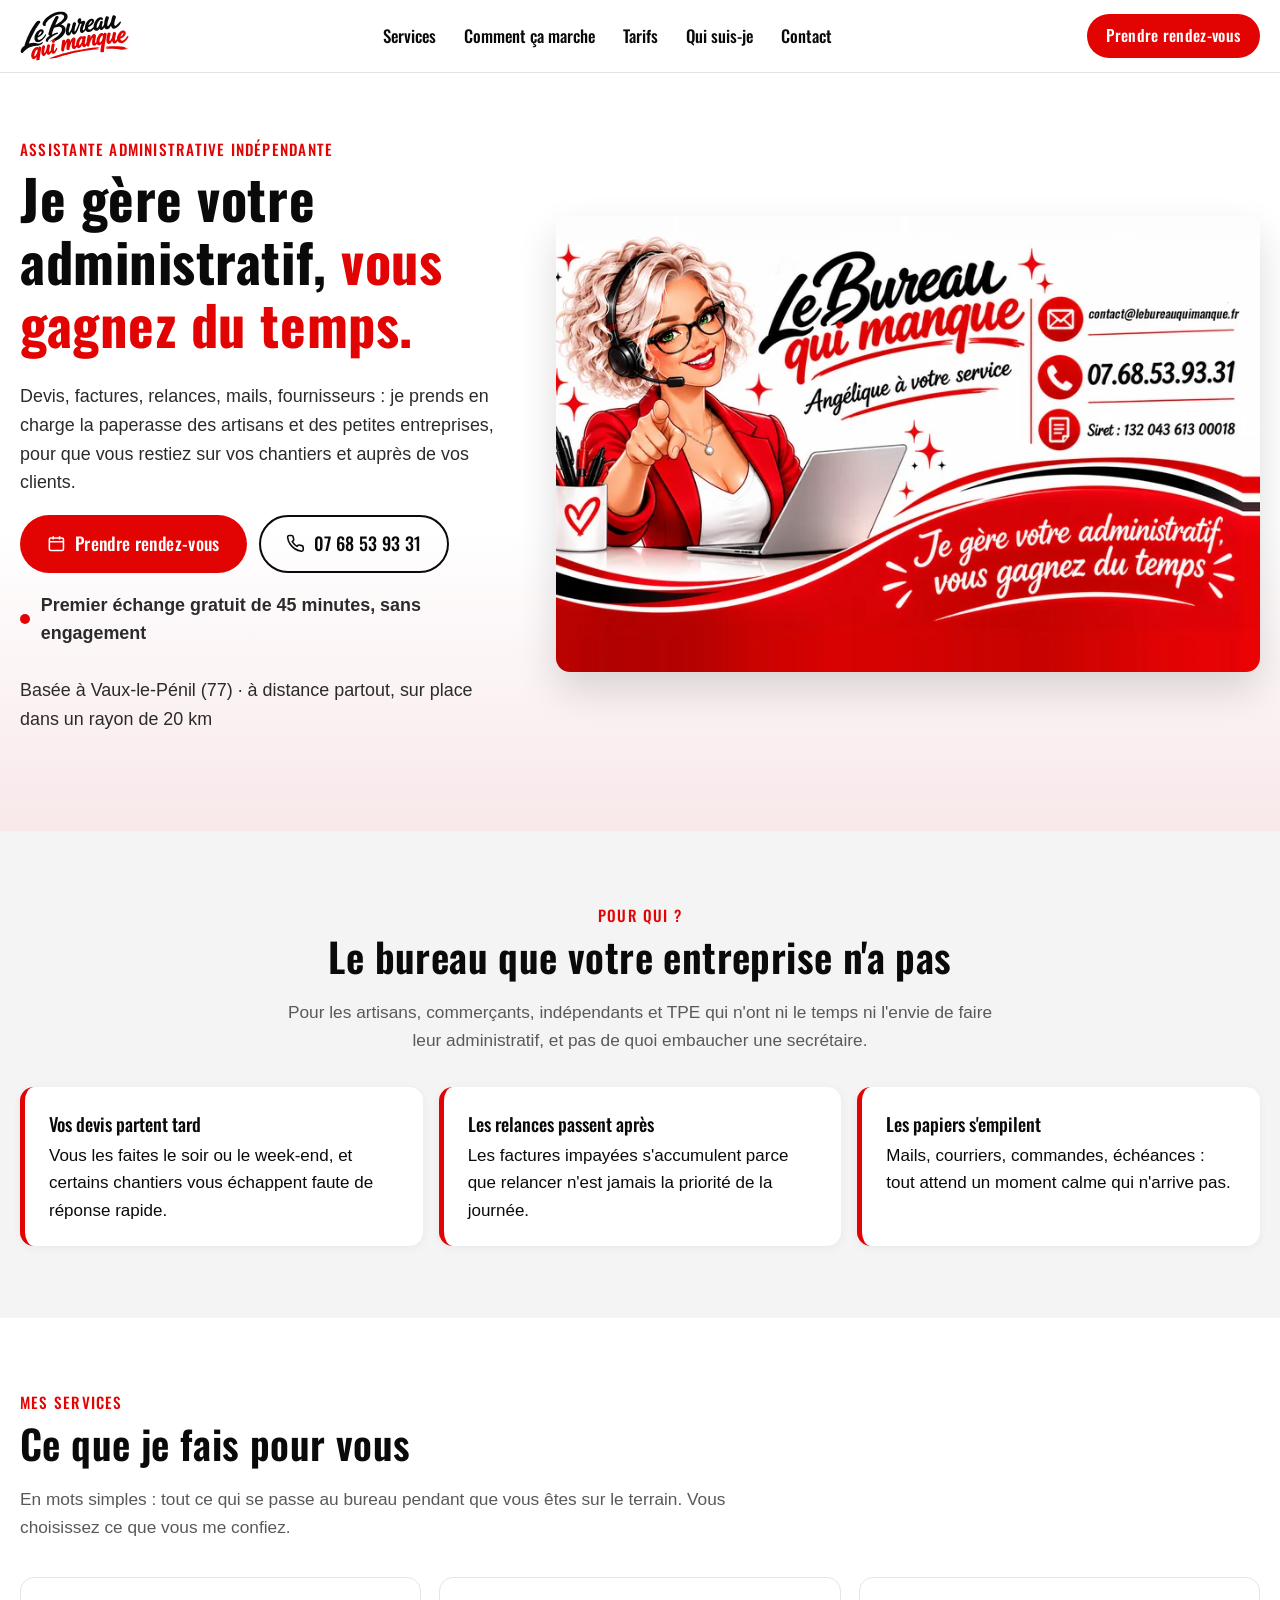
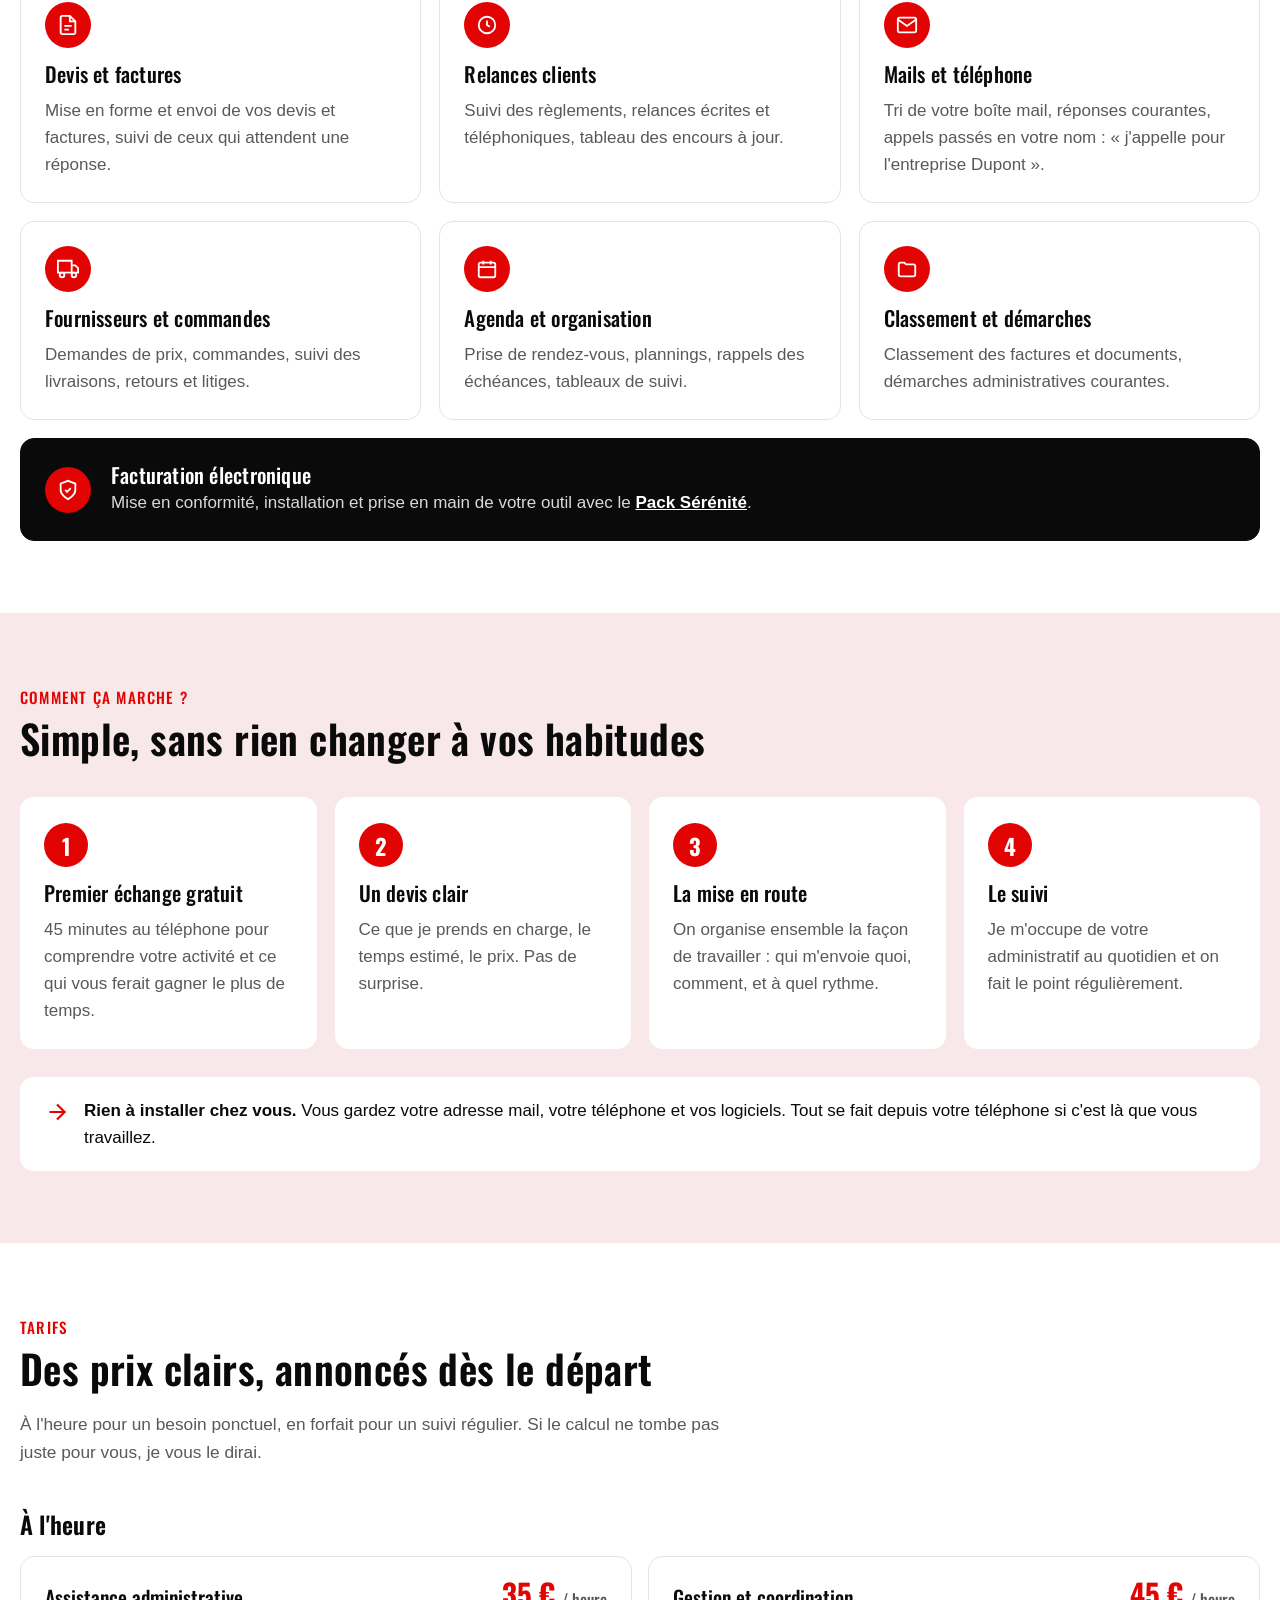
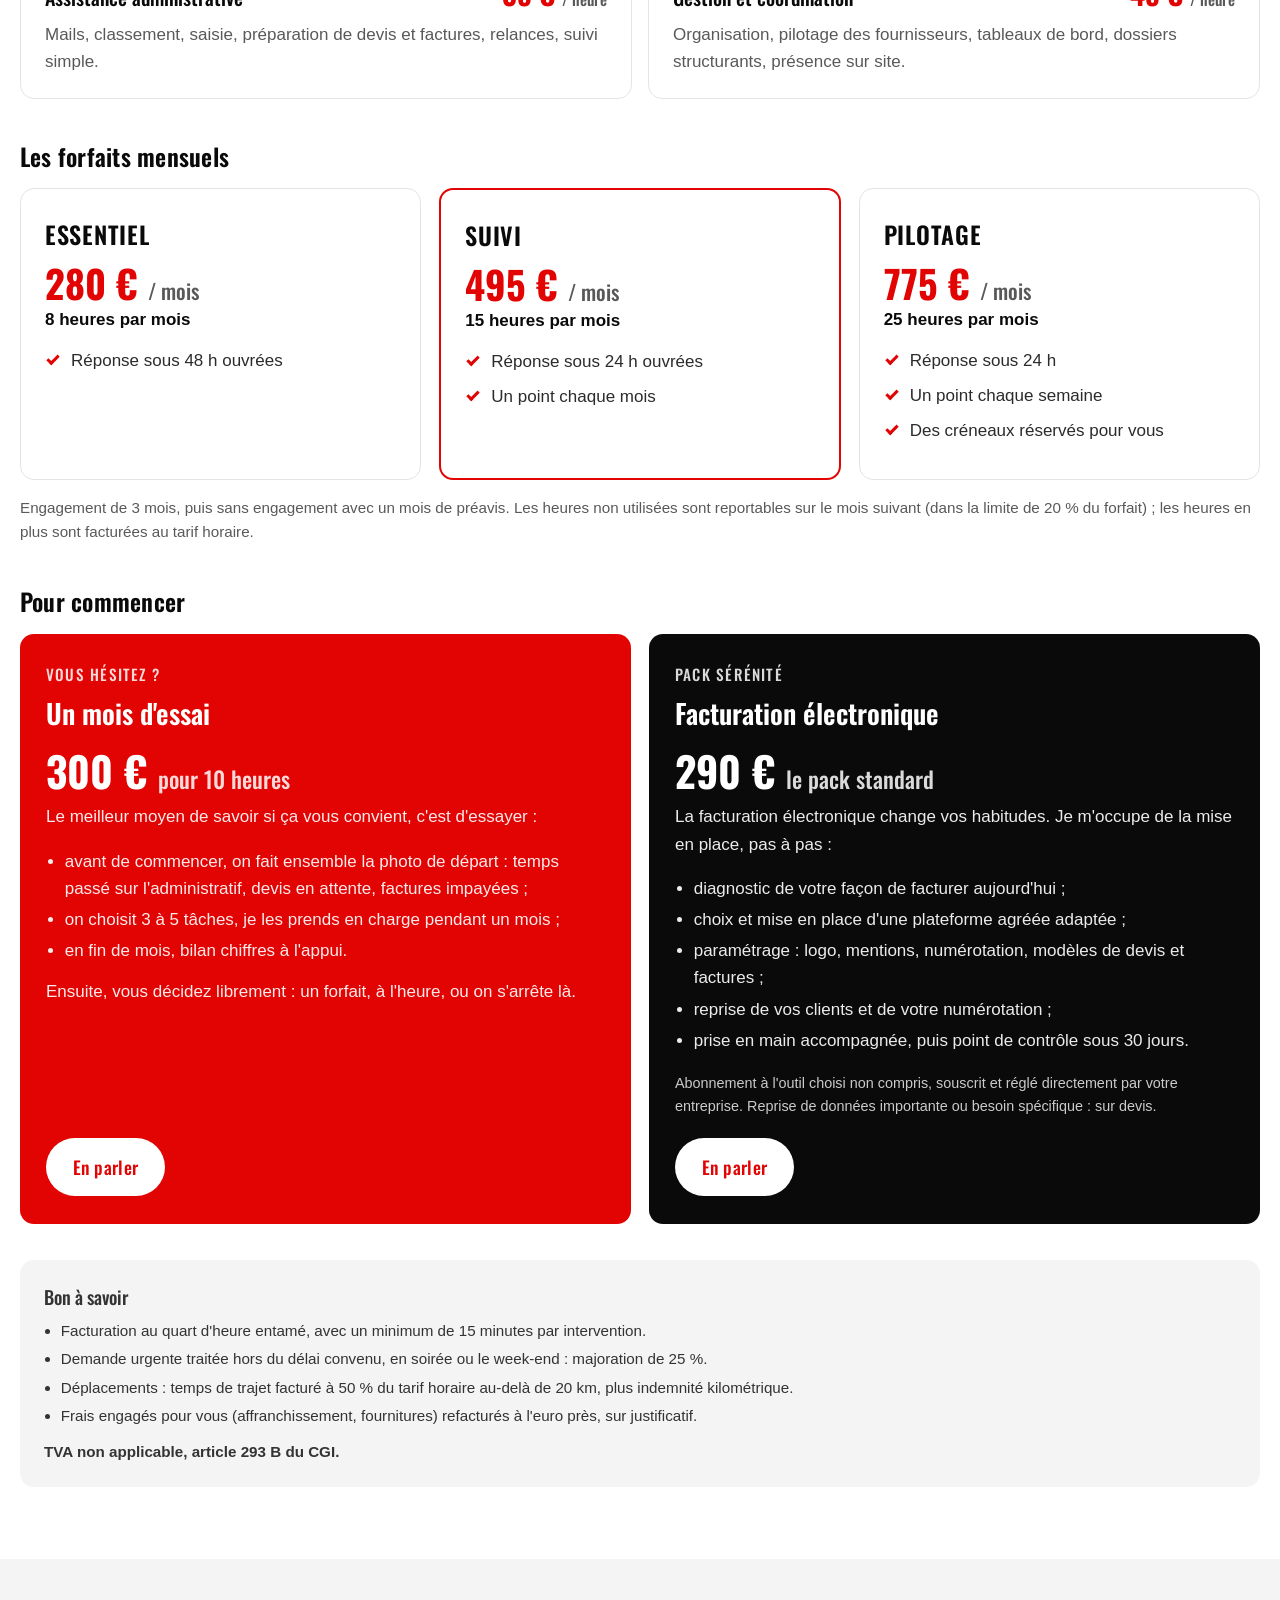
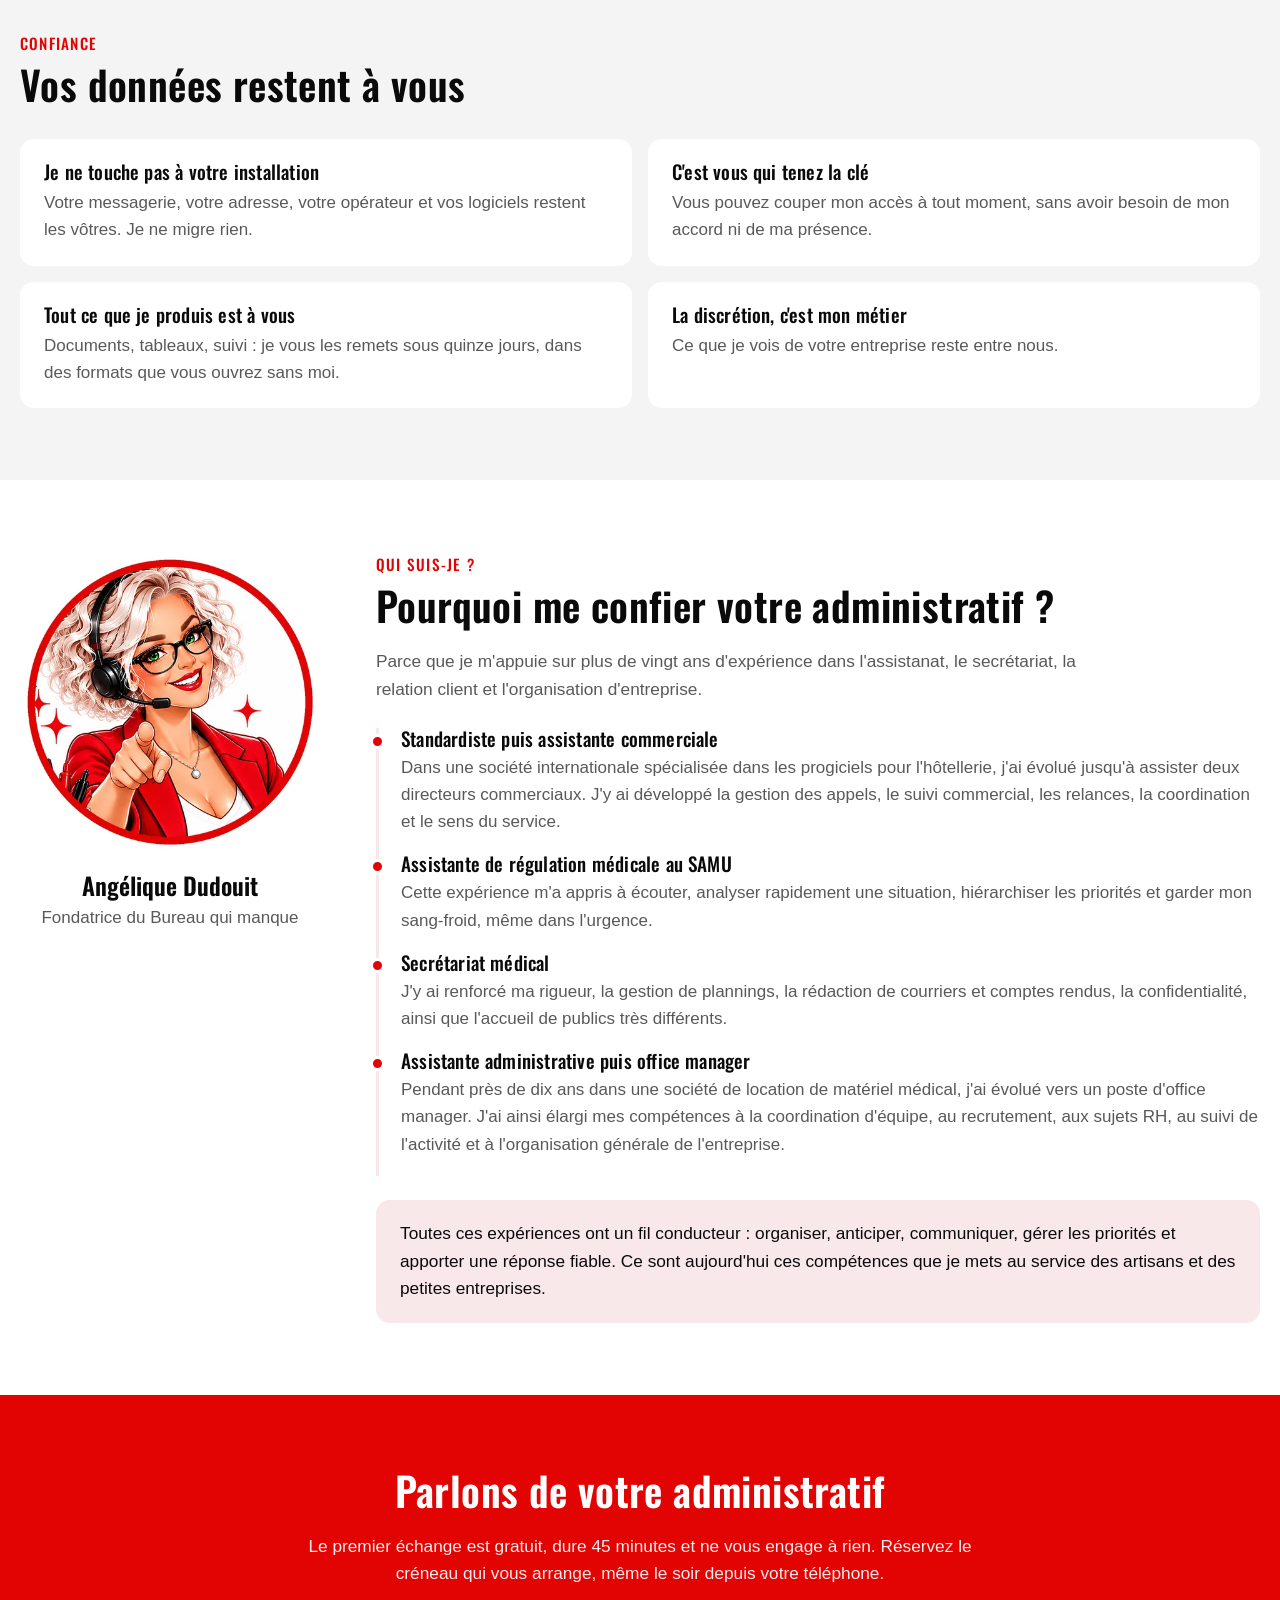
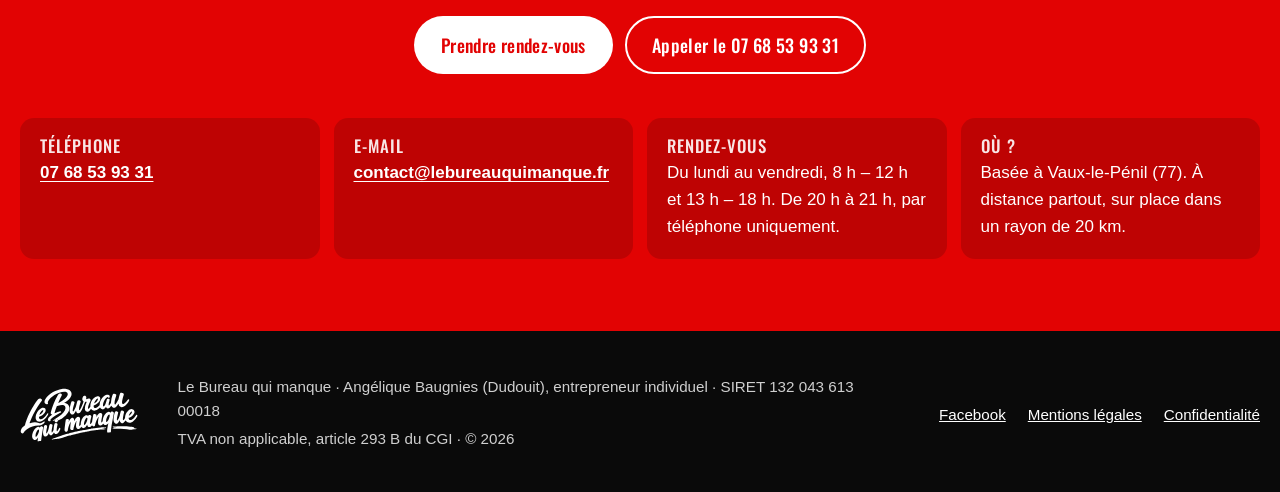
<file: index.html>
<!DOCTYPE html>
<html lang="fr">
<head>
  <meta charset="utf-8">
  <meta name="viewport" content="width=device-width, initial-scale=1">
  <title>Le Bureau qui manque | Assistante administrative pour artisans et TPE, Vaux-le-Pénil (77)</title>
  <meta name="description" content="Devis, factures, relances, mails, fournisseurs : Angélique gère l'administratif des artisans et des petites entreprises, à distance ou sur place autour de Vaux-le-Pénil (77). Premier échange gratuit de 45 minutes.">
  <link rel="canonical" href="https://lebureauquimanque.fr/">
  <meta name="theme-color" content="#E20303">
  <meta name="format-detection" content="telephone=no">

  <meta property="og:type" content="website">
  <meta property="og:locale" content="fr_FR">
  <meta property="og:site_name" content="Le Bureau qui manque">
  <meta property="og:title" content="Le Bureau qui manque | Je gère votre administratif, vous gagnez du temps">
  <meta property="og:description" content="Assistante administrative indépendante pour artisans et petites entreprises, basée à Vaux-le-Pénil (77). Premier échange gratuit de 45 minutes.">
  <meta property="og:url" content="https://lebureauquimanque.fr/">
  <meta property="og:image" content="https://lebureauquimanque.fr/assets/apercu-partage.jpg">
  <meta property="og:image:width" content="1200">
  <meta property="og:image:height" content="630">
  <meta name="twitter:card" content="summary_large_image">

  <link rel="icon" href="favicon.ico" sizes="any">
  <link rel="icon" type="image/png" sizes="32x32" href="assets/favicon-32.png">
  <link rel="apple-touch-icon" href="assets/apple-touch-icon.png">
  <link rel="preload" href="assets/fonts/oswald-600.woff2" as="font" type="font/woff2" crossorigin>
  <link rel="stylesheet" href="assets/style.css">

  <script type="application/ld+json">
  {
    "@context": "https://schema.org",
    "@type": "ProfessionalService",
    "name": "Le Bureau qui manque",
    "description": "Assistante administrative indépendante pour artisans et petites entreprises.",
    "url": "https://lebureauquimanque.fr/",
    "logo": "https://lebureauquimanque.fr/assets/logo.svg",
    "image": "https://lebureauquimanque.fr/assets/apercu-partage.jpg",
    "telephone": "+33768539331",
    "email": "contact@lebureauquimanque.fr",
    "founder": { "@type": "Person", "name": "Angélique Dudouit" },
    "address": { "@type": "PostalAddress", "addressLocality": "Vaux-le-Pénil", "postalCode": "77000", "addressRegion": "Seine-et-Marne", "addressCountry": "FR" },
    "areaServed": { "@type": "AdministrativeArea", "name": "Seine-et-Marne" },
    "sameAs": ["https://www.facebook.com/lebureauquimanque"]
  }
  </script>
</head>
<body>
  <a class="lien-evitement" href="#contenu">Aller au contenu</a>

  <header class="entete">
    <div class="conteneur">
      <a class="entete__logo" href="./" aria-label="Le Bureau qui manque, accueil">
        <img src="assets/logo.svg" alt="Le Bureau qui manque" width="107" height="49">
      </a>
      <nav aria-label="Navigation principale">
        <a href="#services">Services</a>
        <a href="#methode">Comment ça marche</a>
        <a href="#tarifs">Tarifs</a>
        <a href="#apropos">Qui suis-je</a>
        <a href="#contact">Contact</a>
      </nav>
      <a class="bouton bouton--rouge" href="https://bookings.cloud.microsoft/book/Rendezvous@lebureauquimanque.fr/" target="_blank" rel="noopener">Prendre rendez-vous</a>
    </div>
  </header>

  <main id="contenu">

    <!-- ========== Accueil ========== -->
    <section class="accueil">
      <div class="conteneur">
        <div class="accueil__texte">
          <span class="surtitre">Assistante administrative indépendante</span>
          <h1>Je gère votre administratif, <span class="rouge">vous gagnez du temps.</span></h1>
          <p>Devis, factures, relances, mails, fournisseurs : je prends en charge la paperasse des artisans et des petites entreprises, pour que vous restiez sur vos chantiers et auprès de vos clients.</p>
          <div class="boutons">
            <a class="bouton bouton--rouge" href="https://bookings.cloud.microsoft/book/Rendezvous@lebureauquimanque.fr/" target="_blank" rel="noopener">
              <svg viewBox="0 0 24 24" fill="none" stroke="currentColor" stroke-width="2" aria-hidden="true"><rect x="3" y="5" width="18" height="16" rx="2"/><path d="M3 10h18M8 3v4M16 3v4"/></svg>
              Prendre rendez-vous
            </a>
            <a class="bouton bouton--contour" href="tel:+33768539331">
              <svg viewBox="0 0 24 24" fill="none" stroke="currentColor" stroke-width="2" aria-hidden="true"><path d="M22 16.9v3a2 2 0 0 1-2.2 2 19.8 19.8 0 0 1-8.6-3.1 19.5 19.5 0 0 1-6-6A19.8 19.8 0 0 1 2.1 4.2 2 2 0 0 1 4.1 2h3a2 2 0 0 1 2 1.7c.1.9.4 1.8.7 2.7a2 2 0 0 1-.5 2.1L8 9.8a16 16 0 0 0 6 6l1.3-1.3a2 2 0 0 1 2.1-.4c.9.3 1.8.6 2.7.7a2 2 0 0 1 1.7 2z"/></svg>
              07 68 53 93 31
            </a>
          </div>
          <p class="accueil__offert">Premier échange gratuit de 45 minutes, sans engagement</p>
          <p class="accueil__lieu">Basée à Vaux-le-Pénil (77) · à distance partout, sur place dans un rayon de 20 km</p>
        </div>
        <div class="accueil__visuel">
          <picture>
            <source type="image/webp" srcset="assets/banniere-800.webp 800w, assets/banniere-1400.webp 1400w" sizes="(min-width: 900px) 720px, 100vw">
            <img src="assets/banniere-1400.jpg" srcset="assets/banniere-800.jpg 800w, assets/banniere-1400.jpg 1400w" sizes="(min-width: 900px) 720px, 100vw" width="1400" height="906" alt="Carte de visite du Bureau qui manque : illustration d'Angélique au casque devant son ordinateur, contact@lebureauquimanque.fr, 07 68 53 93 31.">
          </picture>
        </div>
      </div>
    </section>

    <!-- ========== Pour qui ========== -->
    <section class="section section--gris" aria-labelledby="titre-pourqui">
      <div class="conteneur centre">
        <span class="surtitre">Pour qui ?</span>
        <h2 id="titre-pourqui">Le bureau que votre entreprise n'a pas</h2>
        <p class="intro">Pour les artisans, commerçants, indépendants et TPE qui n'ont ni le temps ni l'envie de faire leur administratif, et pas de quoi embaucher une secrétaire.</p>
        <div class="douleurs" style="text-align:left">
          <div class="douleur"><p><strong>Vos devis partent tard</strong>Vous les faites le soir ou le week-end, et certains chantiers vous échappent faute de réponse rapide.</p></div>
          <div class="douleur"><p><strong>Les relances passent après</strong>Les factures impayées s'accumulent parce que relancer n'est jamais la priorité de la journée.</p></div>
          <div class="douleur"><p><strong>Les papiers s'empilent</strong>Mails, courriers, commandes, échéances : tout attend un moment calme qui n'arrive pas.</p></div>
        </div>
      </div>
    </section>

    <!-- ========== Services ========== -->
    <section class="section" id="services" aria-labelledby="titre-services">
      <div class="conteneur">
        <span class="surtitre">Mes services</span>
        <h2 id="titre-services">Ce que je fais pour vous</h2>
        <p class="intro">En mots simples : tout ce qui se passe au bureau pendant que vous êtes sur le terrain. Vous choisissez ce que vous me confiez.</p>
        <div class="services">
          <article class="service">
            <div class="service__icone"><svg viewBox="0 0 24 24" fill="none" stroke="currentColor" stroke-width="2" aria-hidden="true"><path d="M14 2H6a2 2 0 0 0-2 2v16a2 2 0 0 0 2 2h12a2 2 0 0 0 2-2V8z"/><path d="M14 2v6h6M8 13h8M8 17h5"/></svg></div>
            <h3>Devis et factures</h3>
            <p>Mise en forme et envoi de vos devis et factures, suivi de ceux qui attendent une réponse.</p>
          </article>
          <article class="service">
            <div class="service__icone"><svg viewBox="0 0 24 24" fill="none" stroke="currentColor" stroke-width="2" aria-hidden="true"><circle cx="12" cy="12" r="9"/><path d="M12 7v5l3 2"/></svg></div>
            <h3>Relances clients</h3>
            <p>Suivi des règlements, relances écrites et téléphoniques, tableau des encours à jour.</p>
          </article>
          <article class="service">
            <div class="service__icone"><svg viewBox="0 0 24 24" fill="none" stroke="currentColor" stroke-width="2" aria-hidden="true"><rect x="2" y="4" width="20" height="16" rx="2"/><path d="m22 6-10 7L2 6"/></svg></div>
            <h3>Mails et téléphone</h3>
            <p>Tri de votre boîte mail, réponses courantes, appels passés en votre nom : « j'appelle pour l'entreprise Dupont ».</p>
          </article>
          <article class="service">
            <div class="service__icone"><svg viewBox="0 0 24 24" fill="none" stroke="currentColor" stroke-width="2" aria-hidden="true"><path d="M1 3h15v13H1zM16 8h4l3 3v5h-7z"/><circle cx="5.5" cy="18.5" r="2.5"/><circle cx="18.5" cy="18.5" r="2.5"/></svg></div>
            <h3>Fournisseurs et commandes</h3>
            <p>Demandes de prix, commandes, suivi des livraisons, retours et litiges.</p>
          </article>
          <article class="service">
            <div class="service__icone"><svg viewBox="0 0 24 24" fill="none" stroke="currentColor" stroke-width="2" aria-hidden="true"><rect x="3" y="5" width="18" height="16" rx="2"/><path d="M3 10h18M8 3v4M16 3v4"/></svg></div>
            <h3>Agenda et organisation</h3>
            <p>Prise de rendez-vous, plannings, rappels des échéances, tableaux de suivi.</p>
          </article>
          <article class="service">
            <div class="service__icone"><svg viewBox="0 0 24 24" fill="none" stroke="currentColor" stroke-width="2" aria-hidden="true"><path d="M3 7a2 2 0 0 1 2-2h4l2 2h8a2 2 0 0 1 2 2v9a2 2 0 0 1-2 2H5a2 2 0 0 1-2-2z"/></svg></div>
            <h3>Classement et démarches</h3>
            <p>Classement des factures et documents, démarches administratives courantes.</p>
          </article>
          <article class="service service--accent">
            <div class="service__icone"><svg viewBox="0 0 24 24" fill="none" stroke="currentColor" stroke-width="2" aria-hidden="true"><path d="M12 22s8-4 8-10V5l-8-3-8 3v7c0 6 8 10 8 10z"/><path d="m9 12 2 2 4-4"/></svg></div>
            <h3>Facturation électronique</h3>
            <p>Mise en conformité, installation et prise en main de votre outil avec le <a href="#pack">Pack Sérénité</a>.</p>
          </article>
        </div>
      </div>
    </section>

    <!-- ========== Méthode ========== -->
    <section class="section section--rose" id="methode" aria-labelledby="titre-methode">
      <div class="conteneur">
        <span class="surtitre">Comment ça marche ?</span>
        <h2 id="titre-methode">Simple, sans rien changer à vos habitudes</h2>
        <ol class="etapes">
          <li class="etape"><h3>Premier échange gratuit</h3><p>45 minutes au téléphone pour comprendre votre activité et ce qui vous ferait gagner le plus de temps.</p></li>
          <li class="etape"><h3>Un devis clair</h3><p>Ce que je prends en charge, le temps estimé, le prix. Pas de surprise.</p></li>
          <li class="etape"><h3>La mise en route</h3><p>On organise ensemble la façon de travailler : qui m'envoie quoi, comment, et à quel rythme.</p></li>
          <li class="etape"><h3>Le suivi</h3><p>Je m'occupe de votre administratif au quotidien et on fait le point régulièrement.</p></li>
        </ol>
        <div class="encadre">
          <svg viewBox="0 0 24 24" fill="none" stroke="currentColor" stroke-width="2" aria-hidden="true"><path d="M5 12h14M12 5l7 7-7 7"/></svg>
          <p><strong>Rien à installer chez vous.</strong> Vous gardez votre adresse mail, votre téléphone et vos logiciels. Tout se fait depuis votre téléphone si c'est là que vous travaillez.</p>
        </div>
      </div>
    </section>

    <!-- ========== Tarifs ========== -->
    <section class="section" id="tarifs" aria-labelledby="titre-tarifs">
      <div class="conteneur">
        <span class="surtitre">Tarifs</span>
        <h2 id="titre-tarifs">Des prix clairs, annoncés dès le départ</h2>
        <p class="intro">À l'heure pour un besoin ponctuel, en forfait pour un suivi régulier. Si le calcul ne tombe pas juste pour vous, je vous le dirai.</p>

        <div class="tarifs-bloc">
          <h3>À l'heure</h3>
          <div class="taux">
            <div class="taux__carte">
              <header><h4>Assistance administrative</h4><span class="prix">35 € <small>/ heure</small></span></header>
              <p>Mails, classement, saisie, préparation de devis et factures, relances, suivi simple.</p>
            </div>
            <div class="taux__carte">
              <header><h4>Gestion et coordination</h4><span class="prix">45 € <small>/ heure</small></span></header>
              <p>Organisation, pilotage des fournisseurs, tableaux de bord, dossiers structurants, présence sur site.</p>
            </div>
          </div>
        </div>

        <div class="tarifs-bloc">
          <h3>Les forfaits mensuels</h3>
          <div class="forfaits">
            <article class="forfait">
              <h4>Essentiel</h4>
              <span class="prix">280 € <small>/ mois</small></span>
              <p class="forfait__volume">8 heures par mois</p>
              <ul><li>Réponse sous 48 h ouvrées</li></ul>
            </article>
            <article class="forfait forfait--milieu">
              <h4>Suivi</h4>
              <span class="prix">495 € <small>/ mois</small></span>
              <p class="forfait__volume">15 heures par mois</p>
              <ul><li>Réponse sous 24 h ouvrées</li><li>Un point chaque mois</li></ul>
            </article>
            <article class="forfait">
              <h4>Pilotage</h4>
              <span class="prix">775 € <small>/ mois</small></span>
              <p class="forfait__volume">25 heures par mois</p>
              <ul><li>Réponse sous 24 h</li><li>Un point chaque semaine</li><li>Des créneaux réservés pour vous</li></ul>
            </article>
          </div>
          <p class="forfaits__regles">Engagement de 3 mois, puis sans engagement avec un mois de préavis. Les heures non utilisées sont reportables sur le mois suivant (dans la limite de 20 % du forfait) ; les heures en plus sont facturées au tarif horaire.</p>
        </div>

        <div class="tarifs-bloc">
          <h3>Pour commencer</h3>
          <div class="offres">
            <article class="offre offre--essai">
              <span class="surtitre">Vous hésitez ?</span>
              <h4>Un mois d'essai</h4>
              <span class="prix">300 € <small>pour 10 heures</small></span>
              <div class="offre__contenu">
                <p>Le meilleur moyen de savoir si ça vous convient, c'est d'essayer :</p>
                <ul>
                  <li>avant de commencer, on fait ensemble la photo de départ : temps passé sur l'administratif, devis en attente, factures impayées ;</li>
                  <li>on choisit 3 à 5 tâches, je les prends en charge pendant un mois ;</li>
                  <li>en fin de mois, bilan chiffres à l'appui.</li>
                </ul>
                <p>Ensuite, vous décidez librement : un forfait, à l'heure, ou on s'arrête là.</p>
              </div>
              <a class="bouton bouton--blanc" href="https://bookings.cloud.microsoft/book/Rendezvous@lebureauquimanque.fr/" target="_blank" rel="noopener">En parler</a>
            </article>
            <article class="offre offre--pack" id="pack">
              <span class="surtitre">Pack Sérénité</span>
              <h4>Facturation électronique</h4>
              <span class="prix">290 € <small>le pack standard</small></span>
              <p>La facturation électronique change vos habitudes. Je m'occupe de la mise en place, pas à pas :</p>
              <ul>
                <li>diagnostic de votre façon de facturer aujourd'hui ;</li>
                <li>choix et mise en place d'une plateforme agréée adaptée ;</li>
                <li>paramétrage : logo, mentions, numérotation, modèles de devis et factures ;</li>
                <li>reprise de vos clients et de votre numérotation ;</li>
                <li>prise en main accompagnée, puis point de contrôle sous 30 jours.</li>
              </ul>
              <p class="offre__note offre__contenu">Abonnement à l'outil choisi non compris, souscrit et réglé directement par votre entreprise. Reprise de données importante ou besoin spécifique : sur devis.</p>
              <a class="bouton bouton--blanc" href="https://bookings.cloud.microsoft/book/Rendezvous@lebureauquimanque.fr/" target="_blank" rel="noopener">En parler</a>
            </article>
          </div>
        </div>

        <div class="conditions">
          <h4>Bon à savoir</h4>
          <ul>
            <li>Facturation au quart d'heure entamé, avec un minimum de 15 minutes par intervention.</li>
            <li>Demande urgente traitée hors du délai convenu, en soirée ou le week-end : majoration de 25 %.</li>
            <li>Déplacements : temps de trajet facturé à 50 % du tarif horaire au-delà de 20 km, plus indemnité kilométrique.</li>
            <li>Frais engagés pour vous (affranchissement, fournitures) refacturés à l'euro près, sur justificatif.</li>
          </ul>
          <p class="tva">TVA non applicable, article 293 B du CGI.</p>
        </div>
      </div>
    </section>

    <!-- ========== Vos données ========== -->
    <section class="section section--gris" aria-labelledby="titre-donnees">
      <div class="conteneur">
        <span class="surtitre">Confiance</span>
        <h2 id="titre-donnees">Vos données restent à vous</h2>
        <div class="engagements">
          <div class="engagement"><h3>Je ne touche pas à votre installation</h3><p>Votre messagerie, votre adresse, votre opérateur et vos logiciels restent les vôtres. Je ne migre rien.</p></div>
          <div class="engagement"><h3>C'est vous qui tenez la clé</h3><p>Vous pouvez couper mon accès à tout moment, sans avoir besoin de mon accord ni de ma présence.</p></div>
          <div class="engagement"><h3>Tout ce que je produis est à vous</h3><p>Documents, tableaux, suivi : je vous les remets sous quinze jours, dans des formats que vous ouvrez sans moi.</p></div>
          <div class="engagement"><h3>La discrétion, c'est mon métier</h3><p>Ce que je vois de votre entreprise reste entre nous.</p></div>
        </div>
      </div>
    </section>

    <!-- ========== À propos ========== -->
    <section class="section" id="apropos" aria-labelledby="titre-apropos">
      <div class="conteneur apropos">
        <div class="apropos__portrait">
          <picture>
            <source type="image/webp" srcset="assets/angelique.webp">
            <img src="assets/angelique.jpg" width="480" height="480" alt="Illustration d'Angélique avec son casque téléphonique">
          </picture>
          <p class="apropos__nom">Angélique Dudouit</p>
          <p class="apropos__role">Fondatrice du Bureau qui manque</p>
        </div>
        <div>
          <span class="surtitre">Qui suis-je ?</span>
          <h2 id="titre-apropos">Pourquoi me confier votre administratif ?</h2>
          <p class="intro">Parce que je m'appuie sur plus de vingt ans d'expérience dans l'assistanat, le secrétariat, la relation client et l'organisation d'entreprise.</p>
          <ol class="parcours">
            <li><h3>Standardiste puis assistante commerciale</h3><p>Dans une société internationale spécialisée dans les progiciels pour l'hôtellerie, j'ai évolué jusqu'à assister deux directeurs commerciaux. J'y ai développé la gestion des appels, le suivi commercial, les relances, la coordination et le sens du service.</p></li>
            <li><h3>Assistante de régulation médicale au SAMU</h3><p>Cette expérience m'a appris à écouter, analyser rapidement une situation, hiérarchiser les priorités et garder mon sang-froid, même dans l'urgence.</p></li>
            <li><h3>Secrétariat médical</h3><p>J'y ai renforcé ma rigueur, la gestion de plannings, la rédaction de courriers et comptes rendus, la confidentialité, ainsi que l'accueil de publics très différents.</p></li>
            <li><h3>Assistante administrative puis office manager</h3><p>Pendant près de dix ans dans une société de location de matériel médical, j'ai évolué vers un poste d'office manager. J'ai ainsi élargi mes compétences à la coordination d'équipe, au recrutement, aux sujets RH, au suivi de l'activité et à l'organisation générale de l'entreprise.</p></li>
          </ol>
          <div class="fil-conducteur">
            <p>Toutes ces expériences ont un fil conducteur : organiser, anticiper, communiquer, gérer les priorités et apporter une réponse fiable. Ce sont aujourd'hui ces compétences que je mets au service des artisans et des petites entreprises.</p>
          </div>
        </div>
      </div>
    </section>

    <!-- ========== Contact ========== -->
    <section class="section contact" id="contact" aria-labelledby="titre-contact">
      <div class="conteneur centre">
        <h2 id="titre-contact">Parlons de votre administratif</h2>
        <p class="intro">Le premier échange est gratuit, dure 45 minutes et ne vous engage à rien. Réservez le créneau qui vous arrange, même le soir depuis votre téléphone.</p>
        <div class="boutons">
          <a class="bouton bouton--blanc" href="https://bookings.cloud.microsoft/book/Rendezvous@lebureauquimanque.fr/" target="_blank" rel="noopener">Prendre rendez-vous</a>
          <a class="bouton bouton--contour-blanc" href="tel:+33768539331">Appeler le 07 68 53 93 31</a>
        </div>
        <div class="coordonnees" style="text-align:left">
          <div class="coordonnee"><h3>Téléphone</h3><p><a href="tel:+33768539331">07 68 53 93 31</a></p></div>
          <div class="coordonnee"><h3>E-mail</h3><p><a href="mailto:contact@lebureauquimanque.fr">contact@lebureauquimanque.fr</a></p></div>
          <div class="coordonnee"><h3>Rendez-vous</h3><p>Du lundi au vendredi, 8&nbsp;h&nbsp;–&nbsp;12&nbsp;h et 13&nbsp;h&nbsp;–&nbsp;18&nbsp;h. De 20&nbsp;h à 21&nbsp;h, par téléphone uniquement.</p></div>
          <div class="coordonnee"><h3>Où ?</h3><p>Basée à Vaux-le-Pénil (77). À distance partout, sur place dans un rayon de 20 km.</p></div>
        </div>
      </div>
    </section>
  </main>

  <footer class="pied">
    <div class="conteneur">
      <img src="assets/logo-blanc.svg" alt="Le Bureau qui manque" width="118" height="54">
      <div>
        <p>Le Bureau qui manque · Angélique Baugnies (Dudouit), entrepreneur individuel · SIRET 132 043 613 00018</p>
        <p>TVA non applicable, article 293 B du CGI · © 2026</p>
      </div>
      <div class="pied__liens">
        <a href="https://www.facebook.com/lebureauquimanque" target="_blank" rel="noopener">Facebook</a>
        <a href="mentions-legales.html">Mentions légales</a>
        <a href="mentions-legales.html#confidentialite">Confidentialité</a>
      </div>
    </div>
  </footer>

  <div class="flottant">
    <a class="noir" href="tel:+33768539331" aria-label="Appeler le 07 68 53 93 31">
      <svg viewBox="0 0 24 24" fill="none" stroke="currentColor" stroke-width="2" aria-hidden="true"><path d="M22 16.9v3a2 2 0 0 1-2.2 2 19.8 19.8 0 0 1-8.6-3.1 19.5 19.5 0 0 1-6-6A19.8 19.8 0 0 1 2.1 4.2 2 2 0 0 1 4.1 2h3a2 2 0 0 1 2 1.7c.1.9.4 1.8.7 2.7a2 2 0 0 1-.5 2.1L8 9.8a16 16 0 0 0 6 6l1.3-1.3a2 2 0 0 1 2.1-.4c.9.3 1.8.6 2.7.7a2 2 0 0 1 1.7 2z"/></svg>
    </a>
  </div>
</body>
</html>
</file>
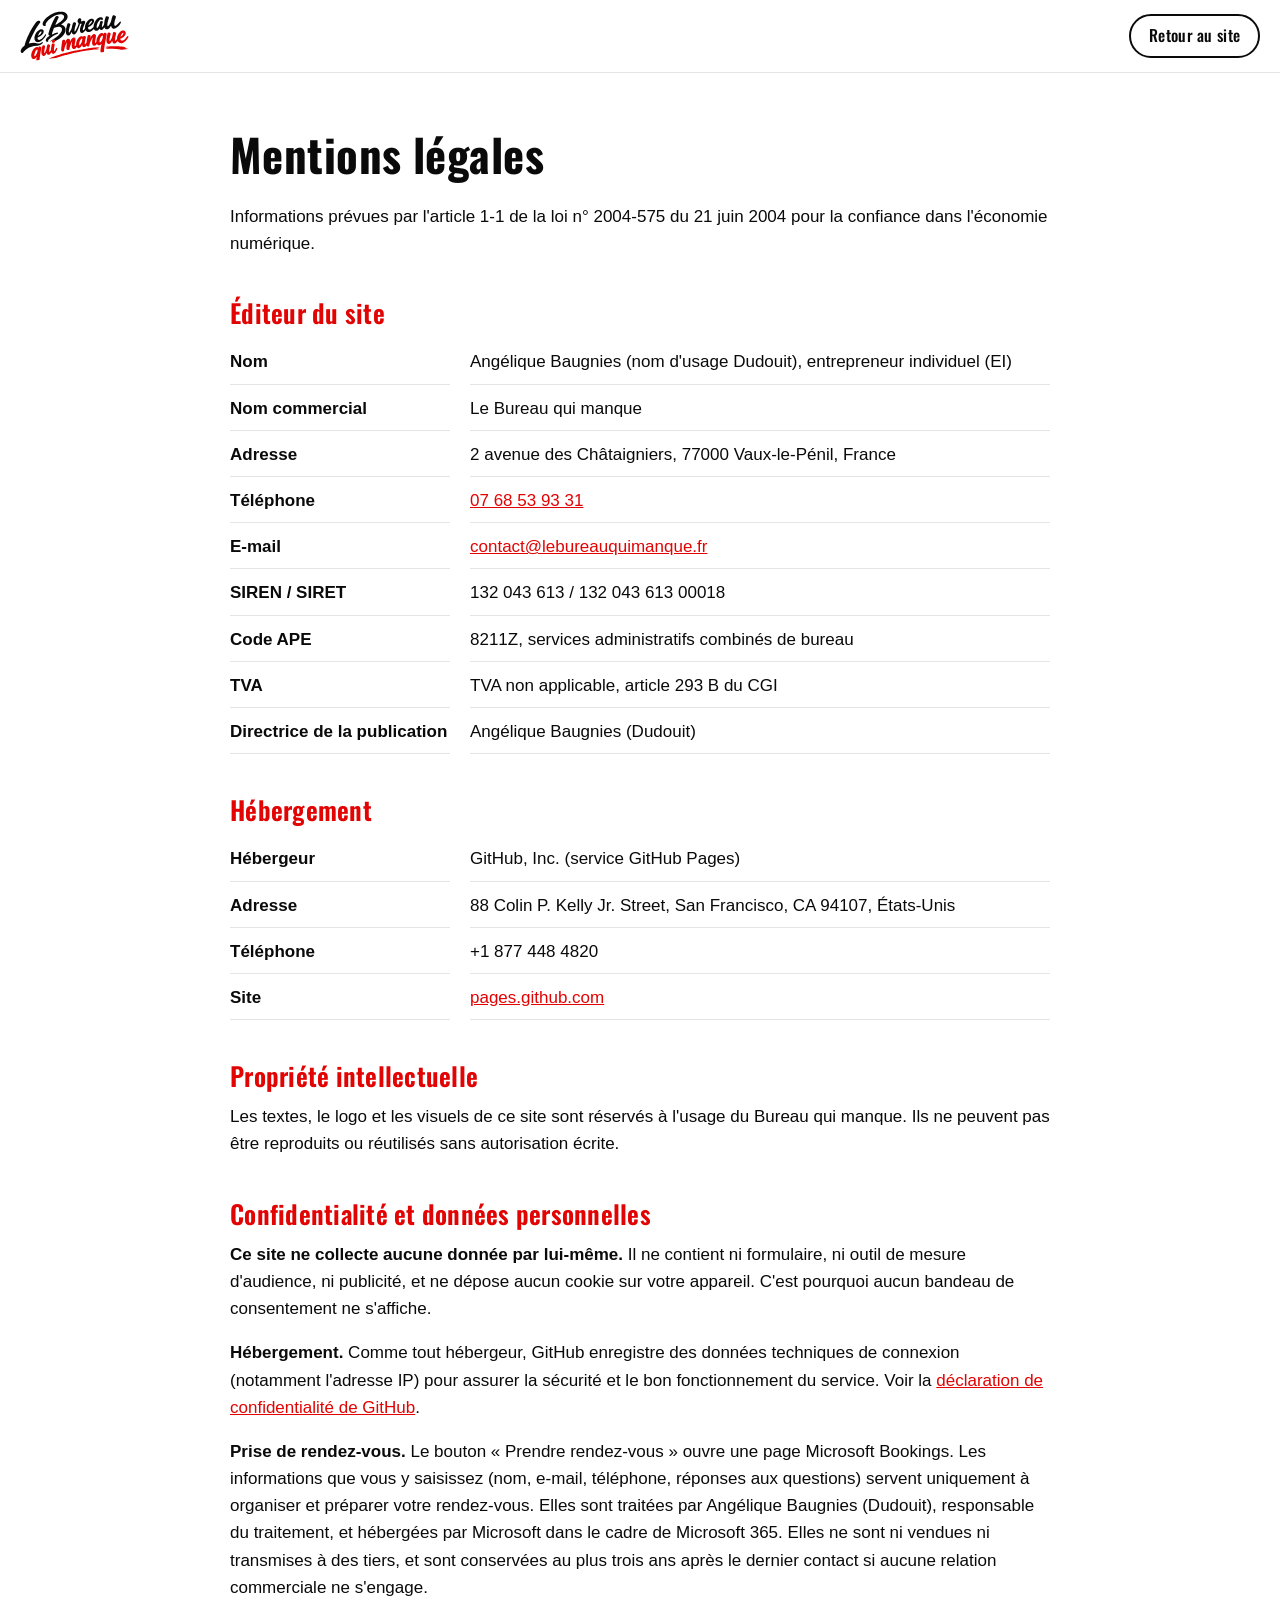
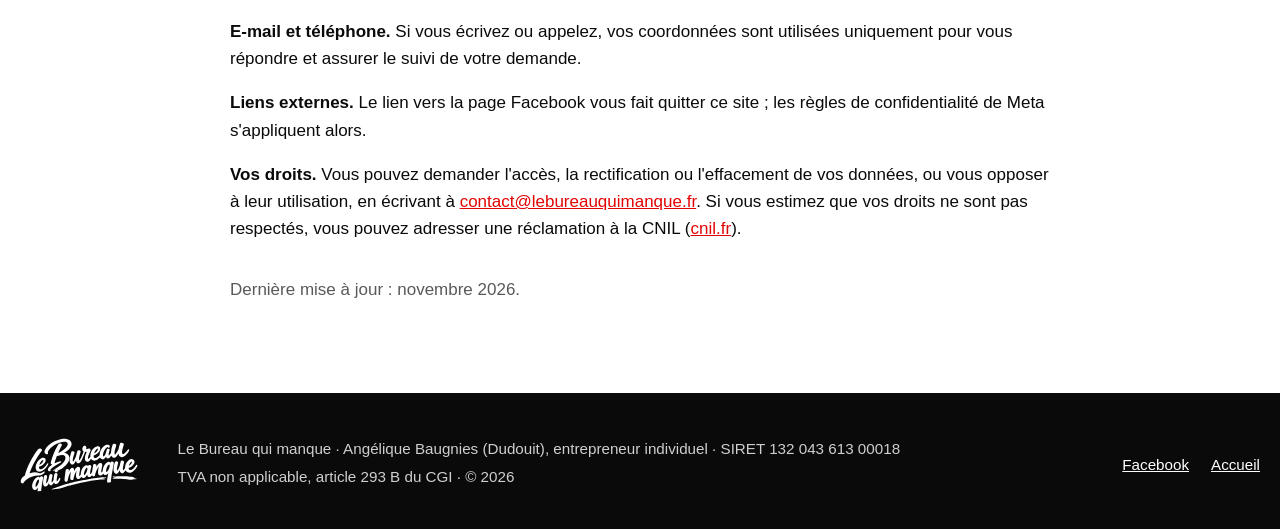
<file: mentions-legales.html>
<!DOCTYPE html>
<html lang="fr">
<head>
  <meta charset="utf-8">
  <meta name="viewport" content="width=device-width, initial-scale=1">
  <title>Mentions légales et confidentialité | Le Bureau qui manque</title>
  <meta name="description" content="Mentions légales et politique de confidentialité du site lebureauquimanque.fr.">
  <link rel="canonical" href="https://lebureauquimanque.fr/mentions-legales.html">
  <meta name="theme-color" content="#E20303">
  <meta name="format-detection" content="telephone=no">
  <link rel="icon" href="favicon.ico" sizes="any">
  <link rel="icon" type="image/png" sizes="32x32" href="assets/favicon-32.png">
  <link rel="apple-touch-icon" href="assets/apple-touch-icon.png">
  <link rel="stylesheet" href="assets/style.css">
</head>
<body>
  <a class="lien-evitement" href="#contenu">Aller au contenu</a>

  <header class="entete">
    <div class="conteneur">
      <a class="entete__logo" href="./" aria-label="Le Bureau qui manque, accueil">
        <img src="assets/logo.svg" alt="Le Bureau qui manque" width="107" height="49">
      </a>
      <a class="bouton bouton--contour" href="./">Retour au site</a>
    </div>
  </header>

  <main id="contenu" class="page-simple">
    <div class="conteneur">
      <h1>Mentions légales</h1>
      <p>Informations prévues par l'article 1-1 de la loi n° 2004-575 du 21 juin 2004 pour la confiance dans l'économie numérique.</p>

      <h2>Éditeur du site</h2>
      <dl>
        <dt>Nom</dt><dd>Angélique Baugnies (nom d'usage Dudouit), entrepreneur individuel (EI)</dd>
        <dt>Nom commercial</dt><dd>Le Bureau qui manque</dd>
        <dt>Adresse</dt><dd>2 avenue des Châtaigniers, 77000 Vaux-le-Pénil, France</dd>
        <dt>Téléphone</dt><dd><a href="tel:+33768539331">07 68 53 93 31</a></dd>
        <dt>E-mail</dt><dd><a href="mailto:contact@lebureauquimanque.fr">contact@lebureauquimanque.fr</a></dd>
        <dt>SIREN / SIRET</dt><dd>132 043 613 / 132 043 613 00018</dd>
        <dt>Code APE</dt><dd>8211Z, services administratifs combinés de bureau</dd>
        <dt>TVA</dt><dd>TVA non applicable, article 293 B du CGI</dd>
        <dt>Directrice de la publication</dt><dd>Angélique Baugnies (Dudouit)</dd>
      </dl>

      <h2>Hébergement</h2>
      <dl>
        <dt>Hébergeur</dt><dd>GitHub, Inc. (service GitHub Pages)</dd>
        <dt>Adresse</dt><dd>88 Colin P. Kelly Jr. Street, San Francisco, CA 94107, États-Unis</dd>
        <dt>Téléphone</dt><dd>+1 877 448 4820</dd>
        <dt>Site</dt><dd><a href="https://pages.github.com/" rel="noopener">pages.github.com</a></dd>
      </dl>

      <h2>Propriété intellectuelle</h2>
      <p>Les textes, le logo et les visuels de ce site sont réservés à l'usage du Bureau qui manque. Ils ne peuvent pas être reproduits ou réutilisés sans autorisation écrite.</p>

      <h2 id="confidentialite">Confidentialité et données personnelles</h2>
      <p><strong>Ce site ne collecte aucune donnée par lui-même.</strong> Il ne contient ni formulaire, ni outil de mesure d'audience, ni publicité, et ne dépose aucun cookie sur votre appareil. C'est pourquoi aucun bandeau de consentement ne s'affiche.</p>
      <p><strong>Hébergement.</strong> Comme tout hébergeur, GitHub enregistre des données techniques de connexion (notamment l'adresse IP) pour assurer la sécurité et le bon fonctionnement du service. Voir la <a href="https://docs.github.com/fr/site-policy/privacy-policies/github-general-privacy-statement" rel="noopener">déclaration de confidentialité de GitHub</a>.</p>
      <p><strong>Prise de rendez-vous.</strong> Le bouton « Prendre rendez-vous » ouvre une page Microsoft Bookings. Les informations que vous y saisissez (nom, e-mail, téléphone, réponses aux questions) servent uniquement à organiser et préparer votre rendez-vous. Elles sont traitées par Angélique Baugnies (Dudouit), responsable du traitement, et hébergées par Microsoft dans le cadre de Microsoft 365. Elles ne sont ni vendues ni transmises à des tiers, et sont conservées au plus trois ans après le dernier contact si aucune relation commerciale ne s'engage.</p>
      <p><strong>E-mail et téléphone.</strong> Si vous écrivez ou appelez, vos coordonnées sont utilisées uniquement pour vous répondre et assurer le suivi de votre demande.</p>
      <p><strong>Liens externes.</strong> Le lien vers la page Facebook vous fait quitter ce site ; les règles de confidentialité de Meta s'appliquent alors.</p>
      <p><strong>Vos droits.</strong> Vous pouvez demander l'accès, la rectification ou l'effacement de vos données, ou vous opposer à leur utilisation, en écrivant à <a href="mailto:contact@lebureauquimanque.fr">contact@lebureauquimanque.fr</a>. Si vous estimez que vos droits ne sont pas respectés, vous pouvez adresser une réclamation à la CNIL (<a href="https://www.cnil.fr" rel="noopener">cnil.fr</a>).</p>

      <p style="margin-top:2em;color:var(--gris)">Dernière mise à jour : novembre 2026.</p>
    </div>
  </main>

  <footer class="pied">
    <div class="conteneur">
      <img src="assets/logo-blanc.svg" alt="Le Bureau qui manque" width="118" height="54">
      <div>
        <p>Le Bureau qui manque · Angélique Baugnies (Dudouit), entrepreneur individuel · SIRET 132 043 613 00018</p>
        <p>TVA non applicable, article 293 B du CGI · © 2026</p>
      </div>
      <div class="pied__liens">
        <a href="https://www.facebook.com/lebureauquimanque" target="_blank" rel="noopener">Facebook</a>
        <a href="./">Accueil</a>
      </div>
    </div>
  </footer>
</body>
</html>
</file>
<file: assets/style.css>
/* Le Bureau qui manque — feuille de style unique
   Couleurs de la charte : rouge #E20303, noir #0A0A0A, gris #595959,
   gris clair #F4F4F4, rose très clair #F8E8EA, blanc. */

@font-face { font-family: "Oswald"; font-weight: 500; font-display: swap; src: url("fonts/oswald-500.woff2") format("woff2"); }
@font-face { font-family: "Oswald"; font-weight: 600; font-display: swap; src: url("fonts/oswald-600.woff2") format("woff2"); }
@font-face { font-family: "Oswald"; font-weight: 700; font-display: swap; src: url("fonts/oswald-700.woff2") format("woff2"); }

:root {
  --rouge: #E20303;
  --rouge-fonce: #B80202;
  --noir: #0A0A0A;
  --gris: #595959;
  --gris-clair: #F4F4F4;
  --rose: #F8E8EA;
  --blanc: #FFFFFF;
  --bord: #E4E4E4;
  --titre: "Oswald", "Arial Narrow", Arial, sans-serif;
  --texte: Arial, "Helvetica Neue", Helvetica, sans-serif;
  --largeur: 1240px;
  --rayon: 14px;
}

*, *::before, *::after { box-sizing: border-box; }
html { scroll-behavior: smooth; scroll-padding-top: 84px; }
@media (prefers-reduced-motion: reduce) { html { scroll-behavior: auto; } }

body {
  margin: 0;
  font-family: var(--texte);
  font-size: 17px;
  line-height: 1.6;
  color: var(--noir);
  background: var(--blanc);
  -webkit-text-size-adjust: 100%;
}

img { max-width: 100%; height: auto; display: block; }
a { color: var(--rouge); }
a:hover { color: var(--rouge-fonce); }
:focus-visible { outline: 3px solid var(--noir); outline-offset: 3px; }

h1, h2, h3 { font-family: var(--titre); font-weight: 600; line-height: 1.15; margin: 0 0 .5em; letter-spacing: .01em; }
h1 { font-size: clamp(2.1rem, 5.2vw, 3.4rem); font-weight: 700; }
h2 { font-size: clamp(1.75rem, 3.6vw, 2.5rem); }
h3 { font-size: 1.3rem; font-weight: 500; }
p { margin: 0 0 1em; }

.conteneur { width: min(100% - 40px, var(--largeur)); margin-inline: auto; }
.section { padding: 72px 0; }
.section--gris { background: var(--gris-clair); }
.section--rose { background: var(--rose); }
.surtitre {
  font-family: var(--titre); font-weight: 500; text-transform: uppercase; letter-spacing: .08em;
  color: var(--rouge); font-size: .95rem; margin-bottom: .4em; display: block;
}
.intro { color: var(--gris); font-size: 1.08rem; max-width: 720px; }
.centre { text-align: center; }
.centre .intro { margin-inline: auto; }

.lien-evitement { position: absolute; left: -9999px; }
.lien-evitement:focus { left: 12px; top: 12px; background: var(--blanc); padding: 8px 14px; z-index: 100; }

/* ---------- Boutons ---------- */
.bouton {
  display: inline-flex; align-items: center; justify-content: center; gap: .5em;
  font-family: var(--titre); font-weight: 500; font-size: 1.12rem; letter-spacing: .02em;
  padding: .7em 1.4em; border-radius: 999px; text-decoration: none; border: 2px solid transparent;
  transition: background-color .15s, color .15s, border-color .15s;
  min-height: 48px;
}
.bouton--rouge { background: var(--rouge); color: var(--blanc); }
.bouton--rouge:hover { background: var(--rouge-fonce); color: var(--blanc); }
.bouton--contour { border-color: var(--noir); color: var(--noir); background: transparent; }
.bouton--contour:hover { background: var(--noir); color: var(--blanc); }
.bouton--blanc { background: var(--blanc); color: var(--rouge); }
.bouton--blanc:hover { background: var(--noir); color: var(--blanc); }
.bouton--contour-blanc { border-color: var(--blanc); color: var(--blanc); }
.bouton--contour-blanc:hover { background: var(--blanc); color: var(--rouge); }
.bouton svg { width: 1.05em; height: 1.05em; flex: none; }
.boutons { display: flex; flex-wrap: wrap; gap: 12px; }

/* ---------- En-tête ---------- */
.entete {
  position: sticky; top: 0; z-index: 50; background: rgba(255,255,255,.96);
  border-bottom: 1px solid var(--bord); -webkit-backdrop-filter: saturate(1.2) blur(6px); backdrop-filter: saturate(1.2) blur(6px);
}
.entete .conteneur { display: flex; align-items: center; justify-content: space-between; gap: 16px; height: 72px; }
.entete__logo img { height: 50px; width: auto; }
.entete nav { display: none; }
.entete nav a { font-family: var(--titre); font-weight: 500; color: var(--noir); text-decoration: none; font-size: 1.05rem; }
.entete nav a:hover { color: var(--rouge); }
.entete .bouton { padding: .45em 1.1em; font-size: 1rem; min-height: 44px; }
@media (min-width: 900px) {
  .entete nav { display: flex; gap: 28px; }
}

/* ---------- Accueil ---------- */
.accueil { padding: 48px 0 64px; background: linear-gradient(180deg, var(--blanc) 0%, var(--blanc) 60%, var(--rose) 100%); }
.accueil .conteneur { display: grid; gap: 36px; align-items: center; }
.accueil h1 .rouge { color: var(--rouge); }
.accueil__texte p { font-size: 1.12rem; color: #2b2b2b; max-width: 560px; }
.accueil__offert {
  display: inline-flex; align-items: center; gap: .6em; margin-top: 18px;
  font-weight: bold; color: var(--noir);
}
.accueil__offert::before { content: ""; width: 10px; height: 10px; border-radius: 50%; background: var(--rouge); flex: none; }
.accueil__visuel img { border-radius: var(--rayon); box-shadow: 0 18px 40px rgba(10,10,10,.14); width: 100%; }
.accueil__lieu { color: var(--gris); font-size: .98rem; margin-top: 10px; }
@media (min-width: 900px) {
  .accueil { padding: 64px 0 80px; }
  .accueil .conteneur { grid-template-columns: minmax(0, .9fr) minmax(0, 1.3fr); gap: 48px; }
}

/* ---------- Pour qui ---------- */
.douleurs { display: grid; gap: 16px; margin-top: 32px; }
.douleur {
  background: var(--blanc); border-radius: var(--rayon); padding: 22px 24px; border-left: 5px solid var(--rouge);
  box-shadow: 0 2px 10px rgba(10,10,10,.05);
}
.douleur p { margin: 0; }
.douleur strong { font-family: var(--titre); font-weight: 500; font-size: 1.15rem; display: block; margin-bottom: 4px; }
@media (min-width: 760px) { .douleurs { grid-template-columns: repeat(3, 1fr); } }

/* ---------- Services ---------- */
.services { display: grid; gap: 18px; margin-top: 36px; }
.service {
  border: 1px solid var(--bord); border-radius: var(--rayon); padding: 24px; background: var(--blanc);
}
.service__icone {
  width: 46px; height: 46px; border-radius: 50%; background: var(--rouge); color: var(--blanc);
  display: grid; place-items: center; margin-bottom: 14px;
}
.service__icone svg { width: 22px; height: 22px; }
.service p { color: var(--gris); margin: 0; }
.service--accent { background: var(--noir); border-color: var(--noir); color: var(--blanc); }
.service--accent p { color: #d9d9d9; }
.service--accent a { color: var(--blanc); font-weight: bold; }
@media (min-width: 640px) {
  .services { grid-template-columns: repeat(2, 1fr); }
  .service--accent { grid-column: 1 / -1; display: grid; grid-template-columns: auto 1fr; column-gap: 20px; align-items: center; }
  .service--accent .service__icone { grid-row: span 2; margin-bottom: 0; }
  .service--accent h3 { margin-bottom: 2px; }
}
@media (min-width: 980px) { .services { grid-template-columns: repeat(3, 1fr); } }

/* ---------- Étapes ---------- */
.etapes { list-style: none; padding: 0; margin: 36px 0 0; display: grid; gap: 18px; counter-reset: etape; }
.etape { background: var(--blanc); border-radius: var(--rayon); padding: 26px 24px 24px; position: relative; counter-increment: etape; }
.etape::before {
  content: counter(etape); font-family: var(--titre); font-weight: 700; font-size: 1.4rem; color: var(--blanc);
  background: var(--rouge); width: 44px; height: 44px; border-radius: 50%; display: grid; place-items: center; margin-bottom: 14px;
}
.etape p { color: var(--gris); margin: 0; }
.encadre {
  margin-top: 28px; background: var(--blanc); border-radius: var(--rayon); padding: 20px 24px;
  display: flex; gap: 14px; align-items: flex-start;
}
.encadre p { margin: 0; }
.encadre svg { width: 26px; height: 26px; color: var(--rouge); flex: none; margin-top: 2px; }
@media (min-width: 760px) { .etapes { grid-template-columns: repeat(2, 1fr); } }
@media (min-width: 1040px) { .etapes { grid-template-columns: repeat(4, 1fr); } }

/* ---------- Tarifs ---------- */
.tarifs-bloc { margin-top: 44px; }
.tarifs-bloc > h3 { font-size: 1.5rem; font-weight: 600; margin-bottom: 18px; }
.taux { display: grid; gap: 16px; }
.taux__carte { border: 1px solid var(--bord); border-radius: var(--rayon); padding: 22px 24px; }
.taux__carte header { display: flex; flex-direction: column; gap: 6px; margin-bottom: 8px; }
@media (min-width: 1000px) { .taux__carte header { flex-direction: row; justify-content: space-between; align-items: baseline; } }
.taux__carte h4 { font-family: var(--titre); font-weight: 500; font-size: 1.25rem; margin: 0; }
.prix { font-family: var(--titre); font-weight: 700; color: var(--rouge); font-size: 1.8rem; line-height: 1; white-space: nowrap; }
.prix small { font-size: .55em; font-weight: 500; color: var(--gris); }
.taux__carte p { color: var(--gris); margin: 0; }
@media (min-width: 760px) { .taux { grid-template-columns: repeat(2, 1fr); } }

.forfaits { display: grid; gap: 18px; }
.forfait { border: 1px solid var(--bord); border-radius: var(--rayon); padding: 26px 24px; display: flex; flex-direction: column; background: var(--blanc); }
.forfait h4 { font-family: var(--titre); font-weight: 600; font-size: 1.5rem; margin: 0 0 4px; text-transform: uppercase; letter-spacing: .03em; }
.forfait .prix { font-size: 2.4rem; margin: 6px 0 4px; }
.forfait__volume { font-weight: bold; margin-bottom: 14px; }
.forfait ul { list-style: none; padding: 0; margin: 0; }
.forfait li { padding-left: 26px; position: relative; margin-bottom: 8px; color: #2b2b2b; }
.forfait li::before {
  content: ""; position: absolute; left: 2px; top: .45em; width: 12px; height: 7px;
  border-left: 3px solid var(--rouge); border-bottom: 3px solid var(--rouge); transform: rotate(-45deg);
}
.forfait--milieu { border: 2px solid var(--rouge); }
@media (min-width: 900px) { .forfaits { grid-template-columns: repeat(3, 1fr); } }
.forfaits__regles { color: var(--gris); font-size: .95rem; margin-top: 16px; }

.offres { display: grid; gap: 18px; }
.offre { border-radius: var(--rayon); padding: 28px 26px; display: flex; flex-direction: column; }
.offre--essai { background: var(--rouge); color: var(--blanc); }
.offre--pack { background: var(--noir); color: var(--blanc); }
.offre .surtitre { color: var(--blanc); opacity: .85; }
.offre h4 { font-family: var(--titre); font-weight: 600; font-size: 1.7rem; margin: 0 0 6px; }
.offre .prix { color: var(--blanc); font-size: 2.6rem; margin: 8px 0 12px; }
.offre .prix small { color: var(--blanc); opacity: .85; }
.offre p, .offre li { color: rgba(255,255,255,.92); }
.offre ul { padding-left: 1.1em; margin: 0 0 14px; }
.offre li { margin-bottom: 4px; }
.offre__note { font-size: .9rem; opacity: .85; }
.offre .bouton { align-self: flex-start; margin-top: auto; }
.offre__contenu { margin-bottom: 20px; }
@media (min-width: 900px) { .offres { grid-template-columns: 1fr 1fr; } }

.conditions {
  margin-top: 36px; background: var(--gris-clair); border-radius: var(--rayon); padding: 22px 24px; font-size: .95rem; color: #333;
}
.conditions h4 { font-family: var(--titre); font-weight: 500; font-size: 1.15rem; margin: 0 0 8px; }
.conditions ul { margin: 0; padding-left: 1.1em; }
.conditions li { margin-bottom: 4px; }
.conditions .tva { margin: 12px 0 0; font-weight: bold; }

/* ---------- Données ---------- */
.engagements { display: grid; gap: 16px; margin-top: 32px; }
.engagement { background: var(--blanc); border-radius: var(--rayon); padding: 22px 24px; }
.engagement h3 { font-size: 1.2rem; margin-bottom: 6px; }
.engagement p { margin: 0; color: var(--gris); }
@media (min-width: 760px) { .engagements { grid-template-columns: repeat(2, 1fr); } }

/* ---------- À propos ---------- */
.apropos { display: grid; gap: 32px; align-items: start; }
.apropos__portrait { max-width: 300px; margin-inline: auto; text-align: center; }
.apropos__portrait img { border-radius: 50%; width: 100%; }
.apropos__nom { font-family: var(--titre); font-weight: 600; font-size: 1.5rem; margin: 14px 0 0; }
.apropos__role { color: var(--gris); margin: 0; }
.parcours { list-style: none; padding: 0; margin: 24px 0; border-left: 3px solid var(--rose); }
.parcours li { padding: 0 0 18px 22px; position: relative; }
.parcours li::before {
  content: ""; position: absolute; left: -9px; top: 6px; width: 15px; height: 15px; border-radius: 50%;
  background: var(--rouge); border: 3px solid var(--blanc);
}
.parcours h3 { font-size: 1.2rem; margin-bottom: 4px; }
.parcours p { margin: 0; color: var(--gris); }
.fil-conducteur { background: var(--rose); border-radius: var(--rayon); padding: 20px 24px; font-size: 1.08rem; }
.fil-conducteur p { margin: 0; }
@media (min-width: 900px) {
  .apropos { grid-template-columns: 300px 1fr; gap: 56px; }
  .apropos__portrait { position: sticky; top: 100px; }
}

/* ---------- Contact ---------- */
.contact { background: var(--rouge); color: var(--blanc); }
.contact h2 { color: var(--blanc); }
.contact .intro { color: rgba(255,255,255,.92); }
.contact .boutons { justify-content: center; margin-top: 28px; }
.coordonnees { display: grid; gap: 14px; margin-top: 44px; }
.coordonnee { background: rgba(0,0,0,.16); border-radius: var(--rayon); padding: 18px 20px; }
.coordonnee h3 { font-size: 1.05rem; font-weight: 500; text-transform: uppercase; letter-spacing: .06em; margin-bottom: 4px; opacity: .9; }
.coordonnee p { margin: 0; }
.coordonnee a { color: var(--blanc); font-weight: bold; text-decoration-thickness: 1px; text-underline-offset: 3px; }
@media (min-width: 760px) { .coordonnees { grid-template-columns: repeat(2, 1fr); } }
@media (min-width: 1040px) { .coordonnees { grid-template-columns: repeat(4, 1fr); } }

/* ---------- Pied de page ---------- */
.pied { background: var(--noir); color: #cfcfcf; padding: 44px 0 36px; font-size: .95rem; }
.pied .conteneur { display: grid; gap: 22px; }
.pied img { height: 54px; width: auto; }
.pied a { color: var(--blanc); }
.pied p { margin: 0 0 4px; }
.pied__liens { display: flex; flex-wrap: wrap; gap: 8px 22px; }
@media (min-width: 900px) {
  .pied .conteneur { grid-template-columns: auto 1fr auto; align-items: center; gap: 40px; }
}

/* ---------- Bouton flottant (téléphone) ---------- */
.flottant {
  position: fixed; right: 16px; bottom: calc(16px + env(safe-area-inset-bottom, 0px)); z-index: 40; display: flex; gap: 10px;
}
.flottant a {
  width: 56px; height: 56px; border-radius: 50%; display: grid; place-items: center;
  background: var(--rouge); color: var(--blanc); box-shadow: 0 8px 22px rgba(10,10,10,.28);
}
.flottant a.noir { background: var(--noir); }
.flottant svg { width: 24px; height: 24px; }
@media (min-width: 900px) { .flottant { display: none; } }

/* ---------- Pages simples (mentions légales) ---------- */
.page-simple { padding: 56px 0 72px; }
.page-simple .conteneur { max-width: 820px; }
.page-simple h1 { font-size: clamp(2rem, 4.5vw, 2.8rem); }
.page-simple h2 { font-size: 1.6rem; margin-top: 1.6em; color: var(--rouge); }
.page-simple dl { display: grid; grid-template-columns: 1fr; gap: 2px 20px; margin: 0 0 1em; }
.page-simple dt { font-weight: bold; margin-top: 10px; }
.page-simple dd { margin: 0; }
@media (min-width: 640px) {
  .page-simple dl { grid-template-columns: 220px 1fr; }
  .page-simple dt { margin-top: 0; }
  .page-simple dt, .page-simple dd { padding: 8px 0; border-bottom: 1px solid var(--bord); }
}
.a-completer { background: #fff3a6; padding: 0 4px; font-weight: bold; }
</file>
